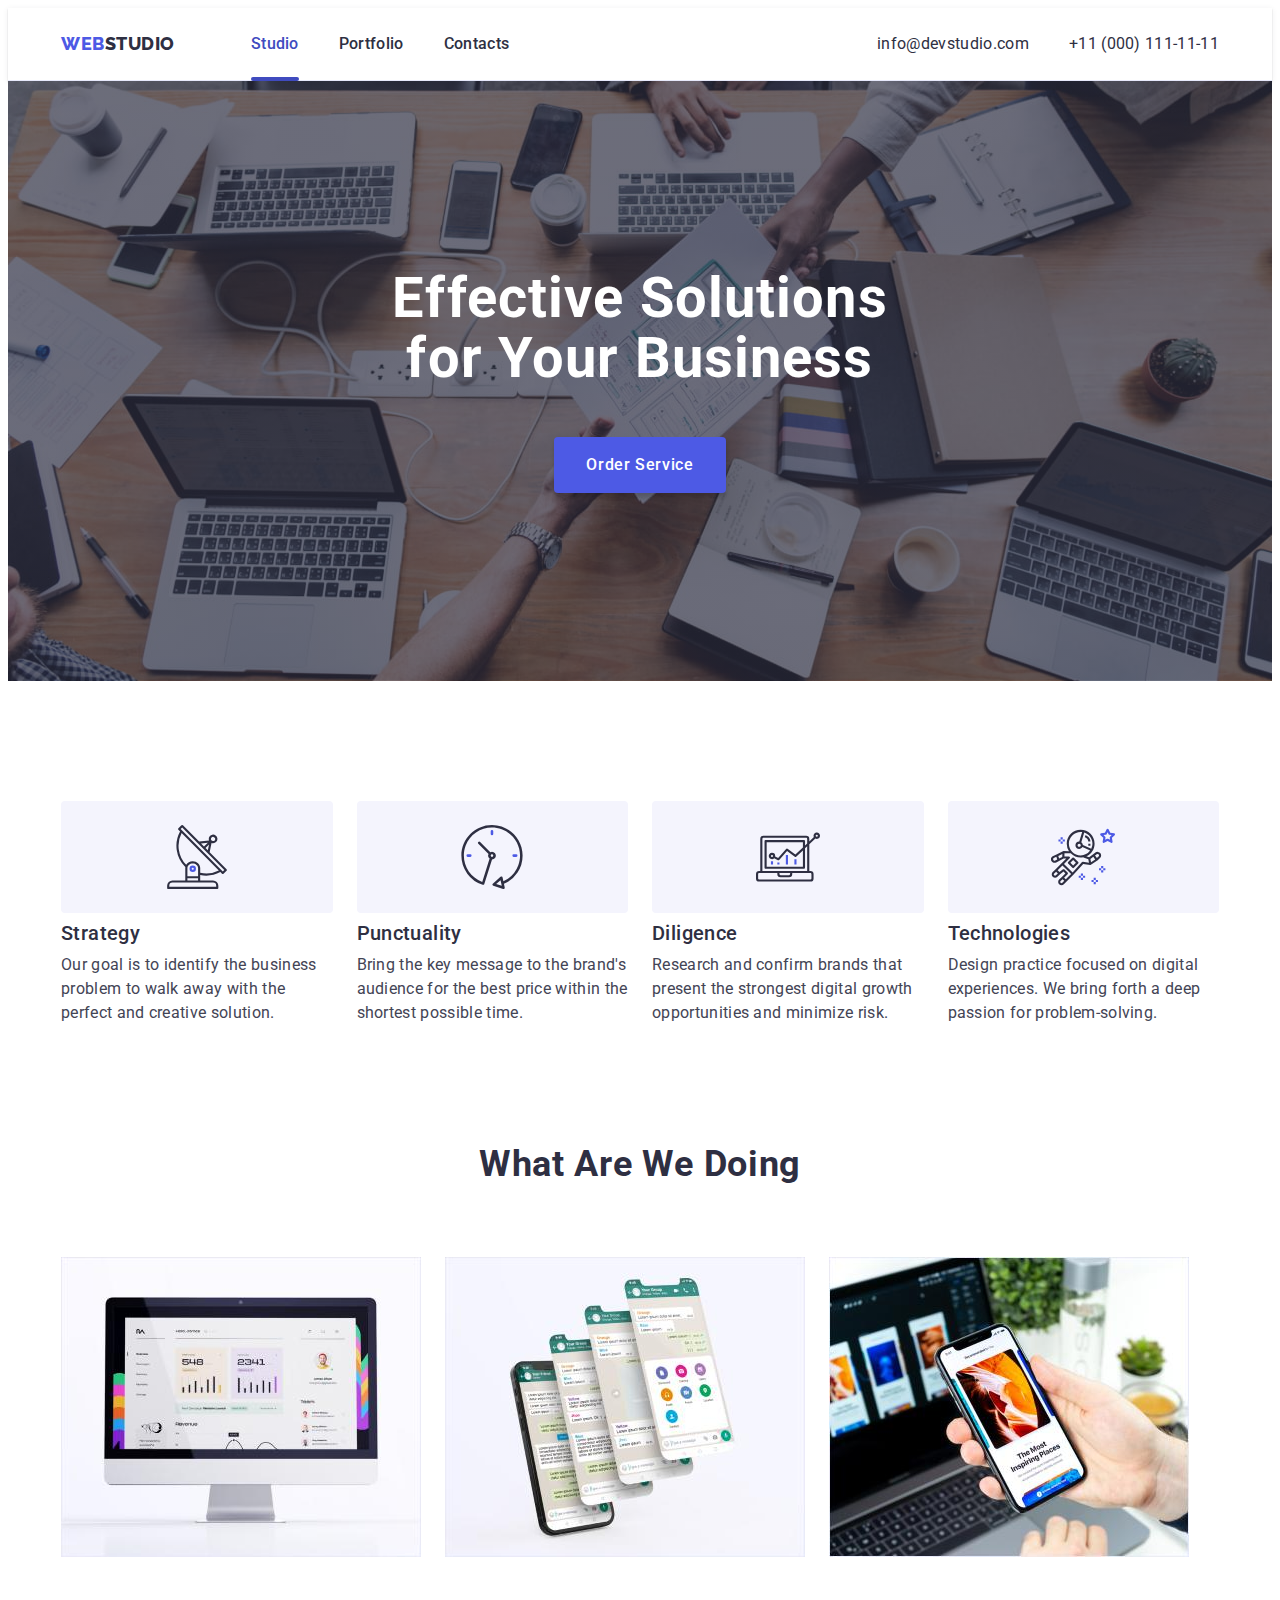
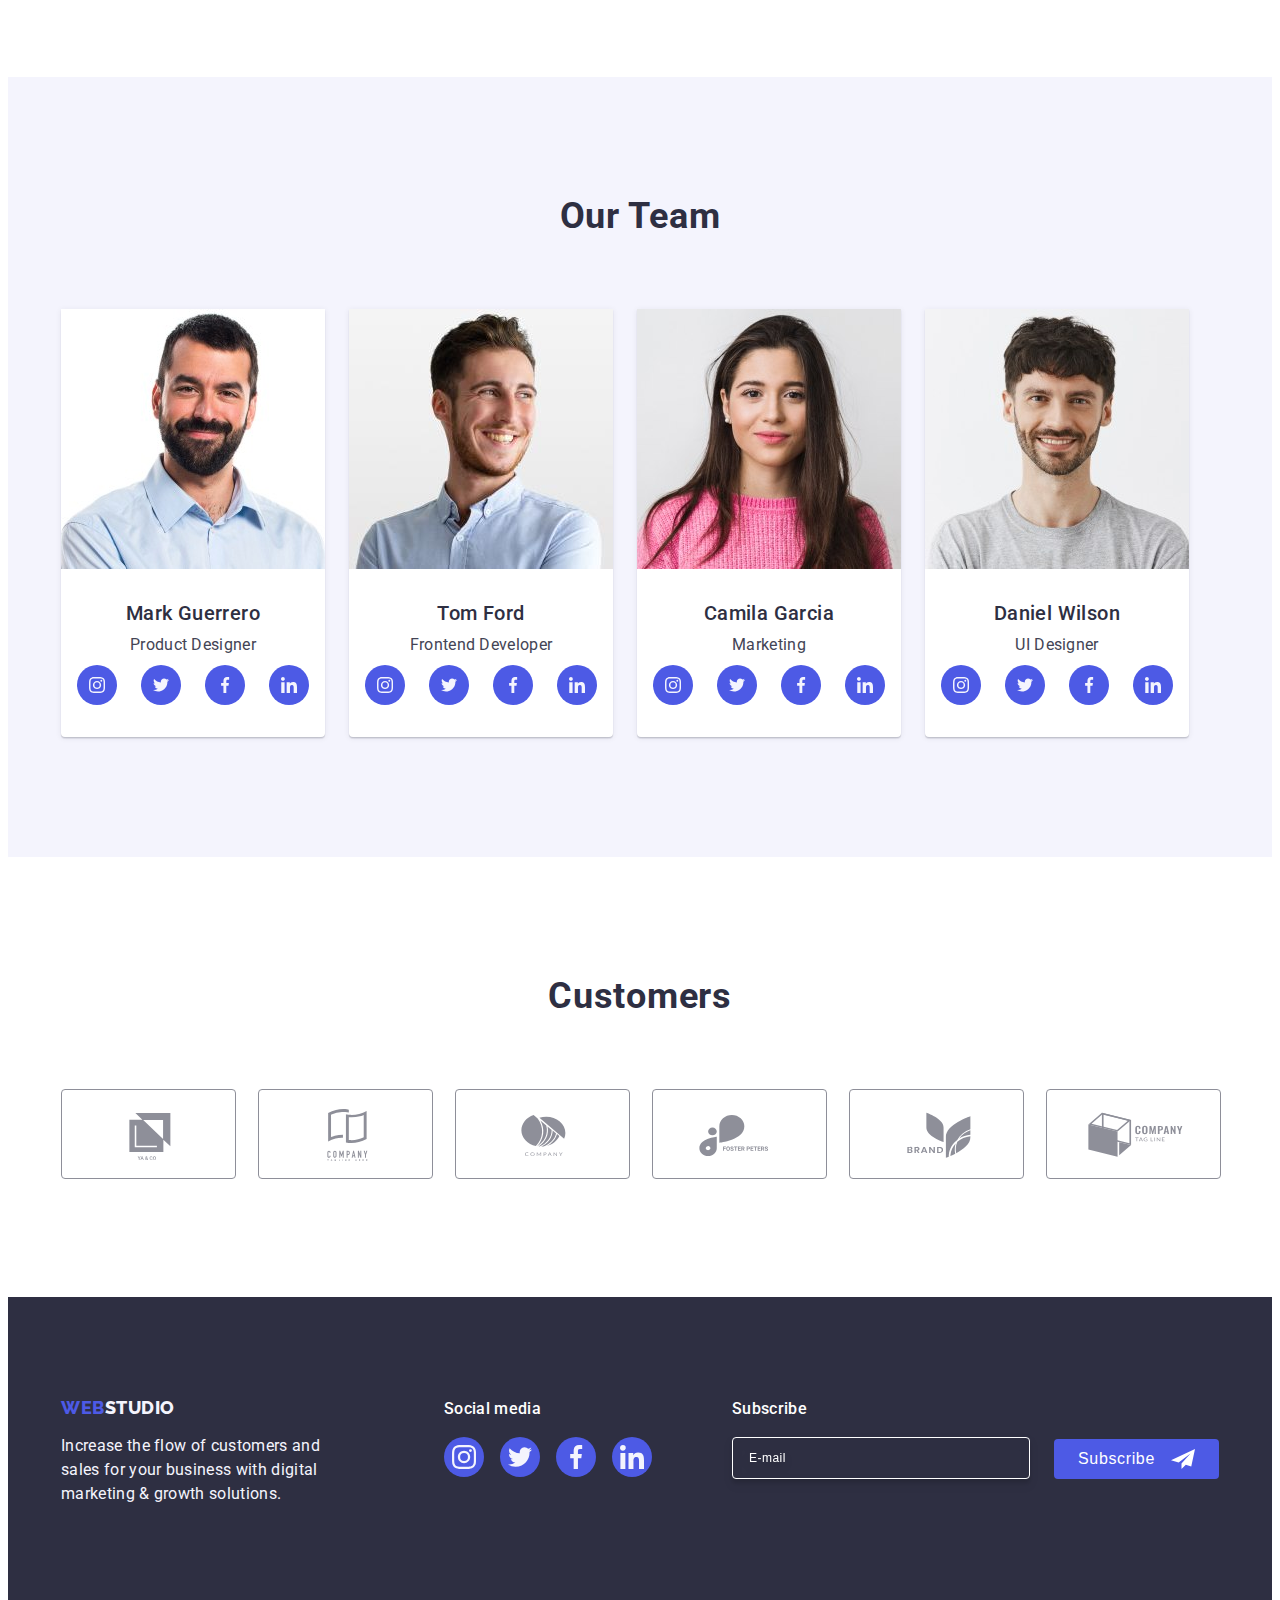
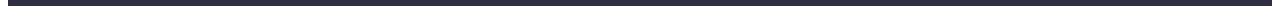
<file: index.html>
<!DOCTYPE html>
<html lang="en">
  <head>
    <meta charset="UTF-8" />
    <meta name="viewport" content="width=device-width, initial-scale=1.0" />
    <title>WebStudio</title>
    <link
      rel="stylesheet"
      href="https://cdnjs.cloudflare.com/ajax/libs/modern-normalize/2.0.0/modern-normalize.min.css"
      integrity="sha512-4xo8blKMVCiXpTaLzQSLSw3KFOVPWhm/TRtuPVc4WG6kUgjH6J03IBuG7JZPkcWMxJ5huwaBpOpnwYElP/m6wg=="
      crossorigin="anonymous"
      referrerpolicy="no-referrer"
    />
    <link rel="stylesheet" href="./css/style.css" />
    <link rel="preconnect" href="https://fonts.googleapis.com" />
    <link rel="preconnect" href="https://fonts.gstatic.com" crossorigin />
    <link
      href="https://fonts.googleapis.com/css2?family=Raleway:wght@800&family=Roboto:wght@400;500;700&display=swap"
      rel="stylesheet"
    />
    <link rel="stylesheet" href="./portfolio.html" />
  </head>
  <body>
    <header class="header">
      <div class="container header-container">
        <nav class="header-navigation list">
          <a class="logo link" href="./index.html"
            >Web<span class="logo-accent">Studio</span></a
          >
          <ul class="header-menu list">
            <li class="header-list-item">
              <a class="header-link link underline" href="./index.html"
                >Studio</a
              >
            </li>
            <li class="header-list-item">
              <a class="header-link link" href="./portfolio.html">Portfolio</a>
            </li>
            <li class="header-list-item">
              <a class="header-link link" href="">Contacts</a>
            </li>
          </ul>
        </nav>
        <address class="header-address">
          <ul class="header-social list">
            <li class="address-list-item">
              <a class="header-link link" href="mailto:info@devstudio.com"
                >info@devstudio.com</a
              >
            </li>
            <li class="address-list-item">
              <a class="header-link link" href="tel:+110001111111"
                >+11 (000) 111-11-11</a
              >
            </li>
          </ul>
        </address>
      </div>
    </header>
    <main>
      <section class="section-hero">
        <div class="container hero-container">
          <h1 class="hero-title">Effective Solutions for Your Business</h1>
          <button class="hero-button" data-modal-open type="button">
            <span>Order Service</span>
          </button>
        </div>
      </section>
      <section class="section-advantages">
        <div class="container advantages-container">
          <h2 class="visually-hidden">Advantages</h2>
          <ul class="advantages-menu list">
            <li class="advantages-list-item">
              <div class="advantages-block">
                <svg class="advantages-icon" width="64" height="64">
                  <use href="./images/icons.svg#icon-antenna"></use>
                </svg>
              </div>
              <h3 class="advantages-title">Strategy</h3>
              <p class="advantages-text">
                Our goal is to identify the business problem to walk away with
                the perfect and creative solution.
              </p>
            </li>
            <li class="advantages-list-item">
              <div class="advantages-block">
                <svg class="advantages-icon" width="64" height="64">
                  <use href="./images/icons.svg#icon-clock"></use>
                </svg>
              </div>
              <h3 class="advantages-title">Punctuality</h3>
              <p class="advantages-text">
                Bring the key message to the brand's audience for the best price
                within the shortest possible time.
              </p>
            </li>
            <li class="advantages-list-item">
              <div class="advantages-block">
                <svg class="advantages-icon" width="64" height="64">
                  <use href="./images/icons.svg#icon-diagram"></use>
                </svg>
              </div>
              <h3 class="advantages-title">Diligence</h3>
              <p class="advantages-text">
                Research and confirm brands that present the strongest digital
                growth opportunities and minimize risk.
              </p>
            </li>
            <li class="advantages-list-item">
              <div class="advantages-block">
                <svg class="advantages-icon" width="64" height="64">
                  <use href="./images/icons.svg#icon-astronaut"></use>
                </svg>
              </div>
              <h3 class="advantages-title">Technologies</h3>
              <p class="advantages-text">
                Design practice focused on digital experiences. We bring forth a
                deep passion for problem-solving.
              </p>
            </li>
          </ul>
        </div>
      </section>
      <section class="section-activity">
        <div class="container activity-container">
          <h2 class="activity-title">What Are We doing</h2>
          <ul class="activity-list list">
            <li class="activity-list-item">
              <img
                src="./images/computer.jpg"
                alt="Computer"
                width="360"
                height="300"
              />
            </li>
            <li class="activity-list-item">
              <img
                src="./images/messenger.jpg"
                alt="Messenger"
                width="360"
                height="300"
              />
            </li>
            <li class="activity-list-item">
              <img
                src="./images/phone.jpg"
                alt="Iphone"
                width="360"
                height="300"
              />
            </li>
          </ul>
        </div>
      </section>
      <section class="section-team">
        <div class="container team-container">
          <h2 class="team-title">Our Team</h2>
          <ul class="team-list list">
            <li class="team-list-item">
              <img
                src="./images/mark.jpg"
                alt="Mark Guerrero"
                width="264"
                height="260"
              />
              <div class="team-text-box">
                <h3 class="team-list-title">Mark Guerrero</h3>
                <p class="team-list-text">Product Designer</p>
                <ul class="social-list list">
                  <li class="social-item">
                    <a href="" class="social-link">
                      <svg class="social-icon" width="16" height="16">
                        <use href="./images/icons.svg#icon-instagram"></use>
                      </svg>
                    </a>
                  </li>
                  <li class="social-item">
                    <a href="" class="social-link">
                      <svg class="social-icon" width="16" height="16">
                        <use href="./images/icons.svg#icon-twitter"></use>
                      </svg>
                    </a>
                  </li>
                  <li class="social-item">
                    <a href="" class="social-link">
                      <svg class="social-icon" width="16" height="16">
                        <use href="./images/icons.svg#icon-facebook"></use>
                      </svg>
                    </a>
                  </li>
                  <li class="social-item">
                    <a href="" class="social-link">
                      <svg class="social-icon" width="16" height="16">
                        <use href="./images/icons.svg#icon-linkedin"></use>
                      </svg>
                    </a>
                  </li>
                </ul>
              </div>
            </li>
            <li class="team-list-item">
              <img
                src="./images/tom.jpg"
                alt="Tom Ford"
                width="264"
                height="260"
              />
              <div class="team-text-box">
                <h3 class="team-list-title">Tom Ford</h3>
                <p class="team-list-text">Frontend Developer</p>
                <ul class="social-list list">
                  <li class="social-item">
                    <a href="" class="social-link">
                      <svg class="social-icon" width="16" height="16">
                        <use href="./images/icons.svg#icon-instagram"></use>
                      </svg>
                    </a>
                  </li>
                  <li class="social-item">
                    <a href="" class="social-link">
                      <svg class="social-icon" width="16" height="16">
                        <use href="./images/icons.svg#icon-twitter"></use>
                      </svg>
                    </a>
                  </li>
                  <li class="social-item">
                    <a href="" class="social-link">
                      <svg class="social-icon" width="16" height="16">
                        <use href="./images/icons.svg#icon-facebook"></use>
                      </svg>
                    </a>
                  </li>
                  <li>
                    <a href="" class="social-link">
                      <svg class="social-icon" width="16" height="16">
                        <use href="./images/icons.svg#icon-linkedin"></use>
                      </svg>
                    </a>
                  </li>
                </ul>
              </div>
            </li>
            <li class="team-list-item">
              <img
                src="./images/camila.jpg"
                alt="Camila Garcia"
                width="264"
                height="260"
              />
              <div class="team-text-box">
                <h3 class="team-list-title">Camila Garcia</h3>
                <p class="team-list-text">Marketing</p>
                <ul class="social-list list">
                  <li class="social-item">
                    <a href="" class="social-link">
                      <svg class="social-icon" width="16" height="16">
                        <use href="./images/icons.svg#icon-instagram"></use>
                      </svg>
                    </a>
                  </li>
                  <li class="social-item">
                    <a href="" class="social-link">
                      <svg class="social-icon" width="16" height="16">
                        <use href="./images/icons.svg#icon-twitter"></use>
                      </svg>
                    </a>
                  </li>
                  <li class="social-item">
                    <a href="" class="social-link">
                      <svg class="social-icon" width="16" height="16">
                        <use href="./images/icons.svg#icon-facebook"></use>
                      </svg>
                    </a>
                  </li>
                  <li class="social-item">
                    <a href="" class="social-link">
                      <svg class="social-icon" width="16" height="16">
                        <use href="./images/icons.svg#icon-linkedin"></use>
                      </svg>
                    </a>
                  </li>
                </ul>
              </div>
            </li>
            <li class="team-list-item">
              <img
                src="./images/daniel.jpg"
                alt="Daniel Wilson"
                width="264"
                height="260"
              />
              <div class="team-text-box">
                <h3 class="team-list-title">Daniel Wilson</h3>
                <p class="team-list-text">UI Designer</p>
                <ul class="social-list list">
                  <li class="social-item">
                    <a href="" class="social-link">
                      <svg class="social-icon" width="16" height="16">
                        <use href="./images/icons.svg#icon-instagram"></use>
                      </svg>
                    </a>
                  </li>
                  <li class="social-item">
                    <a href="" class="social-link">
                      <svg class="social-icon" width="16" height="16">
                        <use href="./images/icons.svg#icon-twitter"></use>
                      </svg>
                    </a>
                  </li>
                  <li class="social-item">
                    <a href="" class="social-link">
                      <svg class="social-icon" width="16" height="16">
                        <use href="./images/icons.svg#icon-facebook"></use>
                      </svg>
                    </a>
                  </li>
                  <li class="social-item">
                    <a href="" class="social-link">
                      <svg class="social-icon" width="16" height="16">
                        <use href="./images/icons.svg#icon-linkedin"></use>
                      </svg>
                    </a>
                  </li>
                </ul>
              </div>
            </li>
          </ul>
        </div>
      </section>
      <section class="section-customers">
        <div class="container customers-container">
          <h2 class="customers-title">Customers</h2>
          <ul class="customers-list list">
            <li class="customers-list-item">
              <a href="" class="customers-link">
                <svg class="customers-logo" width="104" height="56">
                  <use href="./images/icons.svg#icon-fifth-logo"></use>
                </svg>
              </a>
            </li>
            <li class="customers-list-item">
              <a href="" class="customers-link">
                <svg class="customers-logo" width="104" height="56">
                  <use href="./images/icons.svg#icon-first-logo"></use>
                </svg>
              </a>
            </li>
            <li class="customers-list-item">
              <a href="" class="customers-link">
                <svg class="customers-logo" width="104" height="56">
                  <use href="./images/icons.svg#icon-second-logo"></use>
                </svg>
              </a>
            </li>
            <li class="customers-list-item">
              <a href="" class="customers-link">
                <svg class="customers-logo" width="104" height="56">
                  <use href="./images/icons.svg#icon-sixth-logo"></use>
                </svg>
              </a>
            </li>
            <li class="customers-list-item">
              <a href="" class="customers-link">
                <svg class="customers-logo" width="104" height="56">
                  <use href="./images/icons.svg#icon-third-logo"></use>
                </svg>
              </a>
            </li>
            <li class="customers-list-item">
              <a href="" class="customers-link">
                <svg class="customers-logo" width="104" height="56">
                  <use href="./images/icons.svg#icon-fourth-logo"></use>
                </svg>
              </a>
            </li>
          </ul>
        </div>
      </section>
    </main>
    <footer class="footer">
      <div class="container footer-container">
        <div class="footer-text-box">
          <a class="logo footer-logo link" href="./index.html"
            >Web<span class="logo-accent">Studio</span></a
          >
          <p class="footer-text">
            Increase the flow of customers and sales for your business with
            digital marketing & growth solutions.
          </p>
        </div>
        <div class="footer-social-box">
          <p class="social-box-text">Social media</p>
          <ul class="social-list footer-social-list list">
            <li class="social-item">
              <a href="" class="social-link footer-social-link">
                <svg class="social-icon" width="24" height="24">
                  <use href="./images/icons.svg#icon-instagram"></use>
                </svg>
              </a>
            </li>
            <li class="social-item">
              <a href="" class="social-link footer-social-link">
                <svg class="social-icon" width="24" height="24">
                  <use href="./images/icons.svg#icon-twitter"></use>
                </svg>
              </a>
            </li>
            <li class="social-item">
              <a href="" class="social-link footer-social-link">
                <svg class="social-icon" width="24" height="24">
                  <use href="./images/icons.svg#icon-facebook"></use>
                </svg>
              </a>
            </li>
            <li class="social-item">
              <a href="" class="social-link footer-social-link">
                <svg class="social-icon" width="24" height="24">
                  <use href="./images/icons.svg#icon-linkedin"></use>
                </svg>
              </a>
            </li>
          </ul>
        </div>
        <div class="footer-form-container">
          <p class="footer-form-title">Subscribe</p>
          <form class="footer-form">
            <label for="footer-email" class="footer-form-text">
              <input
                type="email"
                class="footer-input"
                name="footer-email"
                id="footer-email"
                placeholder="E-mail"
              />
            </label>
            <button type="submit" class="footer-form-btn">
              Subscribe
              <svg class="footer-form-icon" width="24" height="24">
                <use href="./images/icons.svg#icon-telegram"></use>
              </svg>
            </button>
          </form>
        </div>
      </div>
    </footer>
    <div class="backdrop is-hidden" data-modal>
      <div class="modal">
        <button type="button" data-modal-close class="modal-close-btn">
          <svg class="modal-icon" width="8" height="8">
            <use href="./images/icons.svg#icon-close"></use>
          </svg>
        </button>
        <p class="modal-title">Leave your contacts and we will call you back</p>
        <form class="modal-form">
          <div class="modal-field">
            <label class="modal-form-text" for="user-name">Name</label>
            <div class="input-wrap">
              <input
                name="user-name"
                class="modal-input"
                type="text"
                id="user-name"
                autofocus
              />
              <svg class="modal-input-icon" width="18" height="18">
                <use href="./images/icons.svg#icon-user"></use>
              </svg>
            </div>
          </div>
          <div class="modal-field">
            <label class="modal-form-text" for="user-phone">Phone</label>
            <div class="input-wrap">
              <input
                name="user-phone"
                class="modal-input"
                type="tel"
                id="user-phone"
              />
              <svg class="modal-input-icon" width="18" height="24">
                <use href="./images/icons.svg#icon-phone"></use>
              </svg>
            </div>
          </div>
          <div class="modal-field">
            <label class="modal-form-text" for="user-email">Email</label>
            <div class="input-wrap">
              <input
                name="user-email"
                class="modal-input"
                type="email"
                id="user-email"
              />
              <svg class="modal-input-icon" width="18" height="24">
                <use href="./images/icons.svg#icon-email"></use>
              </svg>
            </div>
          </div>
          <div class="modal-field textarea-field">
            <label class="modal-form-text" for="user-comment">Comment</label>
            <textarea
              name="user-comment"
              id="user-comment"
              placeholder="Text input"
              class="modal-textarea"
            ></textarea>
          </div>
          <div class="modal-field check-field">
            <input
              type="checkbox"
              name="user-privacy"
              class="modal-checkbox visually-hidden"
              id="user-privacy"
              value="true"
            />
            <label for="user-privacy" class="check-text">
              <span class="modal-checkbox-accent">
                <svg class="checkbox-icon" width="10" height="8">
                  <use href="./images/icons.svg#icon-checkbox"></use>
                </svg>
              </span>
              I accept the terms and conditions of the
              <a class="check-text-accent" href="">Privacy Policy</a>
            </label>
          </div>
          <button class="modal-form-btn" type="submit">Send</button>
        </form>
      </div>
    </div>
    <script src="./js/modal.js"></script>
  </body>
</html>
</file>
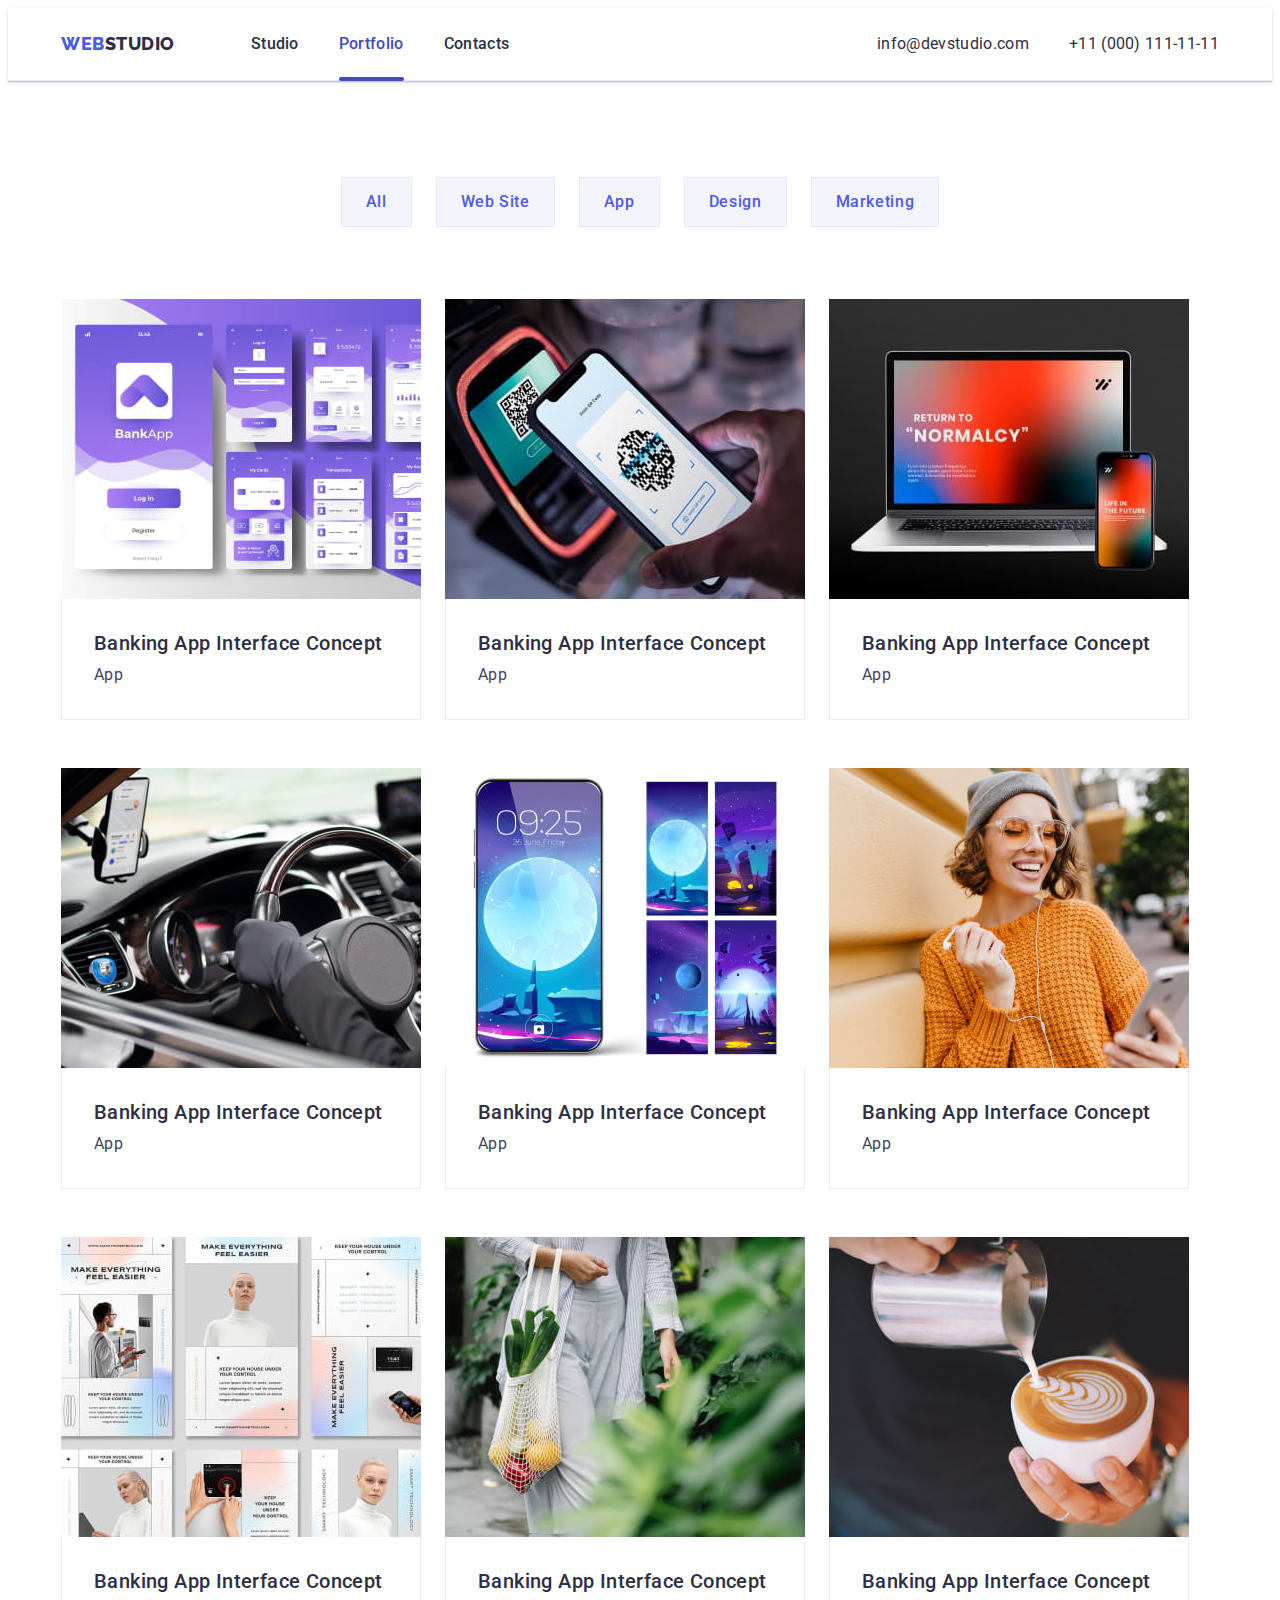
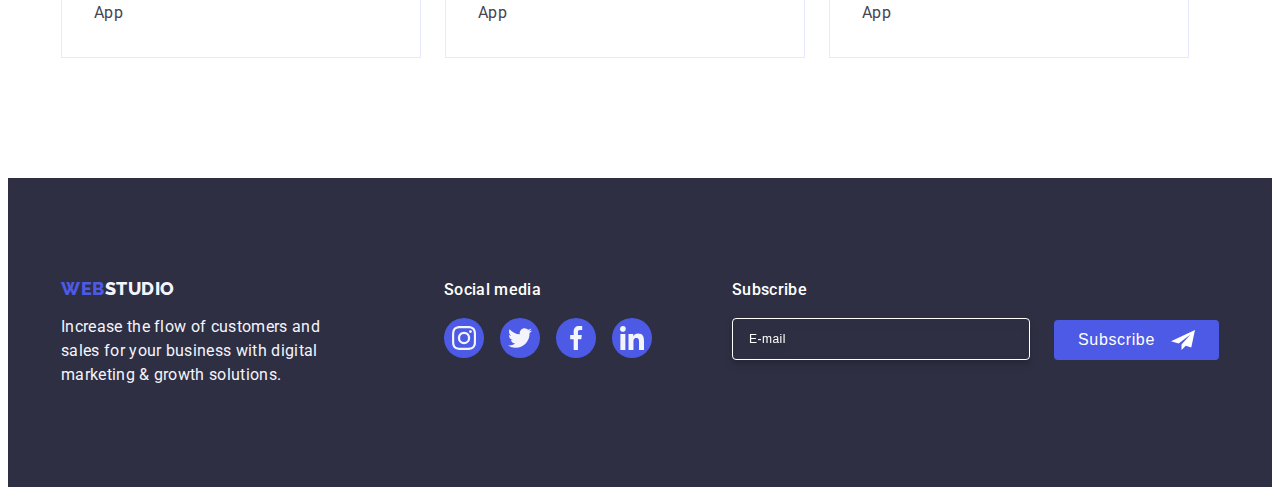
<file: portfolio.html>
<!DOCTYPE html>
<html lang="en">
  <head>
    <meta charset="UTF-8" />
    <meta name="viewport" content="width=device-width, initial-scale=1.0" />
    <title>Portfolio</title>
    <link
      rel="stylesheet"
      href="https://cdnjs.cloudflare.com/ajax/libs/modern-normalize/2.0.0/modern-normalize.min.css"
      integrity="sha512-4xo8blKMVCiXpTaLzQSLSw3KFOVPWhm/TRtuPVc4WG6kUgjH6J03IBuG7JZPkcWMxJ5huwaBpOpnwYElP/m6wg=="
      crossorigin="anonymous"
      referrerpolicy="no-referrer"
    />
    <link rel="stylesheet" href="./css/style.css" />
    <link rel="preconnect" href="https://fonts.googleapis.com" />
    <link rel="preconnect" href="https://fonts.gstatic.com" crossorigin />
    <link
      href="https://fonts.googleapis.com/css2?family=Raleway:wght@800&family=Roboto:wght@400;500;700&display=swap"
      rel="stylesheet"
    />
    <link rel="stylesheet" href="./index.html" />
  </head>
  <body>
    <header class="header">
      <div class="container header-container">
        <nav class="header-navigation list">
          <a class="logo link" href="./index.html"
            >Web<span class="logo-accent">Studio</span></a
          >
          <ul class="header-menu list">
            <li class="header-list-item">
              <a class="header-link link" href="./index.html">Studio</a>
            </li>
            <li class="header-list-item">
              <a class="header-link link underline" href="./portfolio.html"
                >Portfolio</a
              >
            </li>
            <li class="header-list-item">
              <a class="header-link link" href="">Contacts</a>
            </li>
          </ul>
        </nav>
        <address class="header-address">
          <ul class="header-social list">
            <li class="address-list-item">
              <a class="header-link link" href="mailto:info@devstudio.com"
                >info@devstudio.com</a
              >
            </li>
            <li class="address-list-item">
              <a class="header-link link" href="tel:+110001111111"
                >+11 (000) 111-11-11</a
              >
            </li>
          </ul>
        </address>
      </div>
    </header>
    <main>
      <section class="section-portfolio">
        <div class="container cards-container">
          <h1 class="visually-hidden">Cards</h1>
          <ul class="filters-list list">
            <li class="filters-list-item">
              <button class="filter-button" type="button">All</button>
            </li>
            <li class="filters-list-item">
              <button class="filter-button" type="button">Web Site</button>
            </li>
            <li class="filters-list-item">
              <button class="filter-button" type="button">App</button>
            </li>
            <li class="filters-list-item">
              <button class="filter-button" type="button">Design</button>
            </li>
            <li class="filters-list-item">
              <button class="filter-button" type="button">Marketing</button>
            </li>
          </ul>
          <ul class="cards-list list">
            <li class="cards-list-item">
              <a class="link card-link" href="">
                <div class="box">
                  <img
                    src="./images/bank-app.jpg"
                    alt="Banking App Interface"
                    width="360"
                    height="300"
                  />
                  <p class="overlay">
                    14 Stylish and User-Friendly App Design Concepts · Task
                    Manager App · Calorie Tracker App · Exotic Fruit Ecommerce
                    App · Cloud Storage App
                  </p>
                </div>
                <div class="cards-text-box">
                  <h2 class="card-title">Banking App Interface Concept</h2>
                  <p class="card-text">App</p>
                </div>
              </a>
            </li>
            <li class="cards-list-item">
              <a class="link card-link" href="">
                <div class="box">
                  <img
                    src="./images/qr-kod.jpg"
                    alt="Banking App Interface"
                    width="360"
                    height="300"
                  />
                  <p class="overlay">
                    14 Stylish and User-Friendly App Design Concepts · Task
                    Manager App · Calorie Tracker App · Exotic Fruit Ecommerce
                    App · Cloud Storage App
                  </p>
                </div>
                <div class="cards-text-box">
                  <h2 class="card-title">Banking App Interface Concept</h2>
                  <p class="card-text">App</p>
                </div>
              </a>
            </li>
            <li class="cards-list-item">
              <a class="link card-link" href="">
                <div class="box">
                  <img
                    src="./images/normalcy.jpg"
                    alt="Banking App Interface"
                    width="360"
                    height="300"
                  />
                  <p class="overlay">
                    14 Stylish and User-Friendly App Design Concepts · Task
                    Manager App · Calorie Tracker App · Exotic Fruit Ecommerce
                    App · Cloud Storage App
                  </p>
                </div>
                <div class="cards-text-box">
                  <h2 class="card-title">Banking App Interface Concept</h2>
                  <p class="card-text">App</p>
                </div>
              </a>
            </li>
            <li class="cards-list-item">
              <a class="link card-link" href="">
                <div class="box">
                  <img
                    src="./images/car-driving.jpg"
                    alt="Banking App Interface"
                    width="360"
                    height="300"
                  />
                  <p class="overlay">
                    14 Stylish and User-Friendly App Design Concepts · Task
                    Manager App · Calorie Tracker App · Exotic Fruit Ecommerce
                    App · Cloud Storage App
                  </p>
                </div>
                <div class="cards-text-box">
                  <h2 class="card-title">Banking App Interface Concept</h2>
                  <p class="card-text">App</p>
                </div>
              </a>
            </li>
            <li class="cards-list-item">
              <a class="link card-link" href="">
                <div class="box">
                  <img
                    src="./images/wallpaper.jpg"
                    alt="Banking App Interface"
                    width="360"
                    height="300"
                  />
                  <p class="overlay">
                    14 Stylish and User-Friendly App Design Concepts · Task
                    Manager App · Calorie Tracker App · Exotic Fruit Ecommerce
                    App · Cloud Storage App
                  </p>
                </div>
                <div class="cards-text-box">
                  <h2 class="card-title">Banking App Interface Concept</h2>
                  <p class="card-text">App</p>
                </div>
              </a>
            </li>
            <li class="cards-list-item">
              <a class="link card-link" href="">
                <div class="box">
                  <img
                    src="./images/music.jpg"
                    alt="Banking App Interface"
                    width="360"
                    height="300"
                  />
                  <p class="overlay">
                    14 Stylish and User-Friendly App Design Concepts · Task
                    Manager App · Calorie Tracker App · Exotic Fruit Ecommerce
                    App · Cloud Storage App
                  </p>
                </div>
                <div class="cards-text-box">
                  <h2 class="card-title">Banking App Interface Concept</h2>
                  <p class="card-text">App</p>
                </div>
              </a>
            </li>
            <li class="cards-list-item">
              <a class="link card-link" href="">
                <div class="box">
                  <img
                    src="./images/card.jpg"
                    alt="Banking App Interface"
                    width="360"
                    height="300"
                  />
                  <p class="overlay">
                    14 Stylish and User-Friendly App Design Concepts · Task
                    Manager App · Calorie Tracker App · Exotic Fruit Ecommerce
                    App · Cloud Storage App
                  </p>
                </div>
                <div class="cards-text-box">
                  <h2 class="card-title">Banking App Interface Concept</h2>
                  <p class="card-text">App</p>
                </div>
              </a>
            </li>
            <li class="cards-list-item">
              <a class="link card-link" href="">
                <div class="box">
                  <img
                    src="./images/products.jpg"
                    alt="Banking App Interface"
                    width="360"
                    height="300"
                  />
                  <p class="overlay">
                    14 Stylish and User-Friendly App Design Concepts · Task
                    Manager App · Calorie Tracker App · Exotic Fruit Ecommerce
                    App · Cloud Storage App
                  </p>
                </div>
                <div class="cards-text-box">
                  <h2 class="card-title">Banking App Interface Concept</h2>
                  <p class="card-text">App</p>
                </div>
              </a>
            </li>
            <li class="cards-list-item">
              <a class="link card-link" href="">
                <div class="box">
                  <img
                    src="./images/coffee.jpg"
                    alt="Banking App Interface"
                    width="360"
                    height="300"
                  />
                  <p class="overlay">
                    14 Stylish and User-Friendly App Design Concepts · Task
                    Manager App · Calorie Tracker App · Exotic Fruit Ecommerce
                    App · Cloud Storage App
                  </p>
                </div>
                <div class="cards-text-box">
                  <h2 class="card-title">Banking App Interface Concept</h2>
                  <p class="card-text">App</p>
                </div>
              </a>
            </li>
          </ul>
        </div>
      </section>
    </main>
    <footer class="footer">
      <div class="container footer-container">
        <div class="footer-text-box">
          <a class="logo footer-logo link" href="./index.html"
            >Web<span class="logo-accent">Studio</span></a
          >
          <p class="footer-text">
            Increase the flow of customers and sales for your business with
            digital marketing & growth solutions.
          </p>
        </div>
        <div class="footer-social-box">
          <p class="social-box-text">Social media</p>
          <ul class="social-list footer-social-list list">
            <li class="social-item">
              <a href="" class="social-link footer-social-link">
                <svg class="social-icon" width="24" height="24">
                  <use href="./images/icons.svg#icon-instagram"></use>
                </svg>
              </a>
            </li>
            <li class="social-item">
              <a href="" class="social-link footer-social-link">
                <svg class="social-icon" width="24" height="24">
                  <use href="./images/icons.svg#icon-twitter"></use>
                </svg>
              </a>
            </li>
            <li class="social-item">
              <a href="" class="social-link footer-social-link">
                <svg class="social-icon" width="24" height="24">
                  <use href="./images/icons.svg#icon-facebook"></use>
                </svg>
              </a>
            </li>
            <li class="social-item">
              <a href="" class="social-link footer-social-link">
                <svg class="social-icon" width="24" height="24">
                  <use href="./images/icons.svg#icon-linkedin"></use>
                </svg>
              </a>
            </li>
          </ul>
        </div>
        <div class="footer-form-container">
          <p class="footer-form-title">Subscribe</p>
          <form class="footer-form">
            <label for="footer-email" class="footer-form-text">
              <input
                type="email"
                class="footer-input"
                name="footer-email"
                id="footer-email"
                placeholder="E-mail"
              />
            </label>
            <button type="submit" class="footer-form-btn">
              Subscribe
              <svg class="footer-form-icon" width="24" height="24">
                <use href="./images/icons.svg#icon-telegram"></use>
              </svg>
            </button>
          </form>
        </div>
      </div>
    </footer>
  </body>
</html>
</file>
<file: css/style.css>
/*! Are Common !*/

body {
  font-family: var(--primary-font);
  background-color: var(--primary-white-color);
  color: #434455;
}
:root {
  --primary-font: "Roboto", sans-serif;
  --logo-font: "Raleway", sans-serif;
  --primary-color: #2e2f42;
  --primary-white-color: #ffffff;
  --primary-accent-color: #4d5ae5;
  --primary-address-color: #434455;
  --primary-letter-spacing: 0.02em;
  --iris-color: #404bbf;
  --iris-accent-color: #4d5ae5;
  --cloud: #f4f4fd;
  --lightslate: #8e8f99;
}
p,
h1,
h2,
h3,
h4,
h5,
h6 {
  margin-top: 0px;
  margin-bottom: 0px;
}

ul,
ol {
  margin-top: 0px;
  margin-bottom: 0px;
  padding-left: 0px;
}

button {
  outline: none;
}

a:focus {
  outline: 1px solid var(--iris-accent-color);
}

.container {
  width: 100%;
  max-width: 1158px;
  padding-left: 15px;
  padding-right: 15px;
  margin: 0 auto;
}

img {
  display: block;
}

.visually-hidden {
  position: absolute;
  width: 1px;
  height: 1px;
  margin: -1px;
  border: 0;
  padding: 0;
  white-space: nowrap;
  clip-path: inset(100%);
  clip: rect(0 0 0 0);
  overflow: hidden;
}

.link {
  text-decoration: none;
  color: inherit;
}
.list {
  list-style-type: none;
}

/** Header **/

.header-link {
  padding: 24px 0;
  transition: color 350ms linear;
  position: relative;
  color: var(--primary-color);
  transition: color 250ms cubic-bezier(0.4, 0, 0.2, 1);
  display: inline-block;
}

.underline {
  color: var(--iris-color);
}

.underline::after {
  content: "";
  position: absolute;
  left: 0;
  bottom: -1px;
  width: 100%;
  height: 4px;
  background-color: var(--iris-color);
  transition: visibility 1s, transform 0.3s linear;
  border-radius: 2px;
}

.header {
  border-bottom: 1px solid #e7e9fc;
  box-shadow: 0px 2px 1px rgba(46, 47, 66, 0.08),
    0px 1px 1px rgba(46, 47, 66, 0.16), 0px 1px 6px rgba(46, 47, 66, 0.08);
}

.header-menu {
  align-items: center;
  display: flex;
  gap: 40px;
}

.header-navigation {
  display: flex;
  align-items: center;
}

.header-container {
  display: flex;
  align-items: center;
}

.header-social {
  display: flex;
  gap: 40px;
}

.header-address {
  margin-left: auto;
  font-style: normal;
}

.logo {
  color: var(--iris-accent-color);
  font-size: 18px;
  font-family: var(--logo-font);
  font-weight: 800;
  line-height: 1.17;
  letter-spacing: 0.03em;
  text-transform: uppercase;
  align-items: center;
  margin-right: 76px;
}
.logo-accent {
  color: var(--primary-color);
}
.header-list-item {
  font-size: 16px;
  font-weight: 500;
  line-height: 1.5;
  letter-spacing: var(--primary-letter-spacing);
  color: var(--primary-color);
  transition: color 250ms linear;
}
.address-list-item {
  color: var(--primary-address-color);
  font-size: 16px;
  font-style: normal;
  line-height: 1.5;
  letter-spacing: var(--primary-letter-spacing);
}
.header-list-item > a:hover,
.header-list-item > a:focus,
.header-list-item > a:active {
  color: var(--iris-color);
}

.address-list-item > a:hover,
.address-list-item > a:focus,
.address-list-item > a:active {
  color: var(--iris-color);
}

/** Hero  **/

.section-hero {
  padding: 188px 0;
  background-image: linear-gradient(
      rgba(46, 47, 66, 0.7),
      rgba(46, 47, 66, 0.7)
    ),
    url(../images/hero-background.jpg);
  background-repeat: no-repeat;
  background-position: center center;
  max-width: 1440px;
  margin: 0 auto;
  background-size: cover;
}

.hero-title {
  text-align: center;
  font-size: 56px;
  font-weight: 700;
  line-height: 1.07;
  letter-spacing: var(--primary-letter-spacing);
  color: var(--primary-white-color);
  max-width: 496px;
  margin-left: auto;
  margin-right: auto;
  margin-bottom: 48px;
}
.hero-button {
  background-color: var(--primary-accent-color);
  font-size: 16px;
  font-weight: 500;
  line-height: 1.5;
  letter-spacing: 0.04em;
  color: var(--primary-white-color);
  font-family: "Roboto", sans-serif;
  cursor: pointer;
  margin: 0 auto;
  padding: 16px 32px;
  border-radius: 4px;
  box-shadow: 0px 4px 4px 0px rgba(0, 0, 0, 0.15);
  border: none;
  min-width: 169px;
  height: 56px;
  display: block;
  transition: background-color 250ms cubic-bezier(0.4, 0, 0.2, 1);
}
.hero-button:hover,
.hero-button:focus {
  background-color: var(--iris-color);
}

/** Advantages **/

.section-advantages {
  padding-top: 120px;
  padding-bottom: 120px;
}

.advantages-menu {
  display: flex;
  gap: 24px;
}

.advantages-block {
  border-radius: 4px;
  background: var(--cloud);
  padding: 24px 24px;
  display: flex;
  justify-content: center;
  margin-bottom: 8px;
  align-items: center;
}

.advantages-list-item {
  width: calc((100% - 24px * 2) / 4);
}

.advantages-title {
  font-size: 20px;
  font-weight: 500;
  line-height: 1.2;
  letter-spacing: var(--primary-letter-spacing);
  color: var(--primary-color);
  margin-bottom: 8px;
}
.advantages-text {
  font-size: 16px;
  line-height: 1.5;
  letter-spacing: var(--primary-letter-spacing);
}

/** Activity **/

.section-activity {
  padding-bottom: 120px;
}

.activity-list {
  display: flex;
  gap: 24px;
}

.activity-title {
  text-align: center;
  font-size: 36px;
  font-weight: 700;
  line-height: 1.11;
  letter-spacing: 0.02em;
  text-transform: capitalize;
  color: var(--primary-color);
  margin-bottom: 72px;
}

/** Team **/

.team-text-box {
  padding: 32px 0px;
}

.section-team {
  padding-bottom: 120px;
  padding-top: 120px;
}

.team-list {
  display: flex;
  gap: 24px;
}

.team-title {
  text-align: center;
  font-size: 36px;
  font-weight: 700;
  line-height: 1.11;
  letter-spacing: 0.02em;
  text-transform: capitalize;
  color: #2e2f42;
  margin-bottom: 72px;
}
.section-team {
  background-color: #f4f4fd;
}
.team-list-item {
  background-color: var(--primary-white-color);
  border-radius: 0px 0px 4px 4px;
  box-shadow: 0px 2px 1px 0px rgba(46, 47, 66, 0.08),
    0px 1px 1px 0px rgba(46, 47, 66, 0.16),
    0px 1px 6px 0px rgba(46, 47, 66, 0.08);
  text-align: center;
}
.team-list-title {
  font-size: 20px;
  font-weight: 500;
  line-height: 1.2;
  letter-spacing: var(--primary-letter-spacing);
  color: #2e2f42;
  margin-bottom: 8px;
}

.team-list-text {
  color: var(--primary-address-color);
  font-size: 16px;
  line-height: 1.5;
  letter-spacing: var(--primary-letter-spacing);
  margin-bottom: 8px;
}

/** Social-Icons **/

.social-list {
  display: flex;
  gap: 24px;
  align-items: center;
  justify-content: center;
}

.social-link {
  background-color: var(--iris-accent-color);
  border-radius: 50%;
  width: 40px;
  height: 40px;
  display: flex;
  align-items: center;
  justify-content: center;
  transition: background-color 250ms cubic-bezier(0.4, 0, 0.2, 1);
}

.social-link:hover {
  background-color: var(--iris-color);
}

.social-link:focus {
  background-color: var(--iris-color);
}

.social-icon {
  fill: var(--cloud);
}

/** Company Logo's **/

.section-customers {
  background-color: #fff;
  padding-top: 120px;
  padding-bottom: 120px;
}

.customers-list-item:hover,
.customers-list-item:focus {
  transform: scale(1.1);
  color: var(--iris-color);
}

.customers-list-item {
  transition: transform 200ms linear;
  height: 88px;
  width: 100%;
  outline: none;
}

.customers-logo {
  fill: currentColor;
}

.customers-link {
  width: 100%;
  height: 100%;
  border: 1px solid var(--lightslate);
  border-radius: 4px;
  display: flex;
  justify-content: center;
  align-items: center;
  color: var(--lightslate);
  transition: border-color 250ms cubic-bezier(0.4, 0, 0.2, 1),
    color 250ms cubic-bezier(0.4, 0, 0.2, 1);
}

.customers-link:hover {
  color: var(--iris-color);
  border-color: var(--iris-color);
}

.customers-link:focus {
  border-color: var(--iris-color);
  color: var(--iris-color);
}

.customers-title {
  text-align: center;
  font-size: 36px;
  font-weight: 700;
  line-height: 1.11;
  letter-spacing: 0.02em;
  text-transform: capitalize;
  color: #2e2f42;
  margin-bottom: 72px;
}

.customers-list {
  display: flex;
  gap: 24px;
}

/** Footer **/

.footer-logo {
  margin-right: 0px;
  display: inline-block;
  margin-bottom: 16px;
}

.footer {
  padding-top: 100px;
  padding-bottom: 100px;
}

.footer {
  background-color: var(--primary-color);
}

.footer-text {
  font-size: 16px;
  line-height: 1.5;
  letter-spacing: 0.02em;
  color: #f4f4fd;
  max-width: 264px;
}

.footer .logo .logo-accent {
  color: #f4f4fd;
}

.footer-container {
  display: flex;
  align-items: baseline;
}

.social-box-text {
  margin-bottom: 16px;
  font-size: 16px;
  font-style: normal;
  font-weight: 500;
  line-height: 1.5em;
  letter-spacing: 0.02em;
  color: var(--primary-white-color);
}

.footer-text-box {
  margin-right: 120px;
}

.social-list.footer-social-list {
  gap: 16px;
}

.social-link.footer-social-link:hover,
.social-link.footer-social-link:focus {
  background-color: #31d0aa;
}

/*! Page Portfolio !*/

.header-portfolio {
  box-shadow: 0px 1px 6px 0px rgba(46, 47, 66, 0.08),
    0px 1px 1px 0px rgba(46, 47, 66, 0.16),
    0px 2px 1px 0px rgba(46, 47, 66, 0.08);
}

/** Filters **/

.filter-button:active,
.filter-button:hover,
.filter-button:focus {
  background: var(--iris-color);
  color: var(--primary-white-color);
  border-radius: 4px;
  box-shadow: 0px 2px 2px 0px rgba(0, 0, 0, 0.12),
    0px 2px 1px 0px rgba(0, 0, 0, 0.08), 0px 3px 1px 0px rgba(0, 0, 0, 0.1);
  border: 1px solid transparent;
}
.filter-button {
  font-family: "Roboto", sans-serif;
  outline: none;
  font-size: 16px;
  font-weight: 500;
  line-height: 1.5;
  letter-spacing: 0.04em;
  color: var(--iris-accent-color);
  cursor: pointer;
  padding: 12px 24px;
  background-color: #f4f4fd;
  border: 1px solid #e7e9fc;
  transition: color 250ms cubic-bezier(0.4, 0, 0.2, 1),
    background-color 250ms cubic-bezier(0.4, 0, 0.2, 1),
    border-color 250ms cubic-bezier(0.4, 0, 0.2, 1),
    box-shadow 250ms cubic-bezier(0.4, 0, 0.2, 1);
}

.card-link:hover,
.card-link:focus,
.card-link:active {
  box-shadow: 0px 1px 6px rgba(46, 47, 66, 0.08),
    0px 1px 1px rgba(46, 47, 66, 0.16), 0px 2px 1px rgba(46, 47, 66, 0.08);
}

.filters-list {
  display: flex;
  justify-content: center;
  gap: 24px;
  margin-bottom: 72px;
}

/** Cards **/

.card-link {
  transition: box-shadow 250ms cubic-bezier(0.4, 0, 0.2, 1);
}

.card-link:hover .card-text {
  transform: translateY(0%);
}

.cards-container {
  flex-direction: column;
  display: flex;
  align-items: center;
}

.section-portfolio {
  padding-top: 96px;
  padding-bottom: 120px;
}

.card-title {
  font-size: 20px;
  font-weight: 500;
  line-height: 1.2;
  letter-spacing: var(--primary-letter-spacing);
  color: #2e2f42;
  padding-left: 16px;
  margin-bottom: 8px;
}

.cards-text-box {
  padding: 32px 16px;
  border: 1px solid #e7e9fc;
  border-top: none;
}

.card-text {
  font-size: 16px;
  line-height: 1.5;
  letter-spacing: var(--primary-letter-spacing);
  padding-left: 16px;
}

.cards-list {
  display: flex;
  flex-wrap: wrap;
  column-gap: 24px;
  row-gap: 48px;
}

.cards-list-item {
  display: flex;
  align-items: flex-start;
}
.box {
  position: relative;
  margin: 0 auto;
  background-color: #bdbdbd;
  overflow: hidden;
}

.overlay {
  position: absolute;
  top: 0;
  left: 0;
  width: 100%;
  height: 100%;
  background-color: var(--iris-accent-color);
  padding: 40px 32px;
  padding-top: 40px;
  transform: translateY(100%);
  transition: transform 250ms cubic-bezier(0.4, 0, 0.2, 1);
  line-height: 1.5;
  letter-spacing: 0.02em;
  color: var(--cloud);
}

.cards-list-item:hover .overlay {
  transform: translateY(0);
}

.card-link:focus .overlay {
  transform: translateY(0);
  border: none;
}

.card-list-item:focus {
  border: none;
}

.cards-list-item:active .overlay {
  transform: translateY(0);
}

.cards-list-item {
  transition: box-shadow 300ms linear;
}
/*! Modal !*/

.backdrop.is-hidden .modal {
  transform: scale(0);
}

.backdrop {
  width: 100%;
  height: 100%;
  position: fixed;
  top: 0;
  background-color: rgba(46, 47, 66, 0.4);
  transition: opacity 250ms cubic-bezier(0.4, 0, 0.2, 1),
    visibility 250ms cubic-bezier(0.4, 0, 0.2, 1);
}

.modal-icon {
  transition: fill 250ms cubic-bezier(0.4, 0, 0.2, 1);
}

.modal {
  width: 408px;
  min-height: 584px;
  background-color: #fcfcfc;
  box-shadow: 0px 2px 1px 0px rgba(0, 0, 0, 0.2),
    0px 1px 3px 0px rgba(0, 0, 0, 0.12), 0px 1px 1px 0px rgba(0, 0, 0, 0.14);
  border-radius: 4px;
  top: 50%;
  left: 50%;
  position: absolute;
  transform: translate(-50%, -50%) scale(1);
  transition: transform 250ms cubic-bezier(0.4, 0, 0.2, 1);
  padding: 72px 24px 24px 24px;
}

.modal-close-btn {
  border: 1px solid rgba(0, 0, 0, 0.1);
  background-color: #e7e9fc;
  border-radius: 50%;
  width: 24px;
  height: 24px;
  position: absolute;
  top: 24px;
  right: 24px;
  cursor: pointer;
  display: flex;
  justify-content: center;
  align-items: center;
  padding: 0;
  transition: background-color 250ms cubic-bezier(0.4, 0, 0.2, 1),
    border 250ms cubic-bezier(0.4, 0, 0.2, 1);
  outline: none;
}

.is-hidden {
  opacity: 0;
  visibility: hidden;
  pointer-events: none;
}

.modal-close-btn:hover,
.modal-close-btn:focus {
  background-color: var(--iris-color);
  border: none;
  fill: #ffffff;
}

.modal-title {
  color: var(--primary-color);
  text-align: center;
  font-size: 16px;
  font-style: normal;
  font-weight: 500;
  line-height: 1.5;
  letter-spacing: var(--primary-letter-spacing);
  margin-bottom: 16px;
}

.modal-input {
  border-radius: 4px;
  border: 1px solid var(--navyblue-modal, rgba(46, 47, 66, 0.4));
  width: 100%;
  height: 40px;
  padding-left: 38px;
  background-color: transparent;
  outline: transparent;
  font-size: 12px;
  color: var(--primary-color);
  transition: border-color 250ms cubic-bezier(0.4, 0, 0.2, 1);
}

.modal-input:focus {
  border-color: var(--primary-accent-color);
}

.modal-input:focus + .modal-input-icon {
  fill: var(--iris-accent-color);
}

.modal-form-btn {
  border-radius: 4px;
  background: var(--iris, #4d5ae5);
  box-shadow: 0px 4px 4px 0px rgba(0, 0, 0, 0.15);
  padding: 16px 32px;
  min-width: 169px;
  border: none;
  color: var(--primary-white-color);
  font-size: 16px;
  font-style: normal;
  font-weight: 500;
  line-height: 1.5;
  letter-spacing: 0.04em;
  text-align: center;
  cursor: pointer;
  transition: background-color 250ms cubic-bezier(0.4, 0, 0.2, 1);
  margin: 0 auto;
  outline: none;
}

.modal-form-btn:focus,
.modal-form-btn:hover {
  background-color: var(--iris-color);
}

.modal-form-text {
  color: var(--lightslate);
  font-size: 12px;
  font-style: normal;
  font-weight: 400;
  line-height: 1.17;
  letter-spacing: 0.04em;
  margin-bottom: 4px;
  display: block;
}

.modal-field {
  margin-bottom: 8px;
}

.modal-form {
  padding: 16px 0px;
  display: flex;
  flex-direction: column;
}

.modal-textarea {
  border-radius: 4px;
  border: 1px solid var(--navyblue-modal, rgba(46, 47, 66, 0.4));
  width: 100%;
  height: 120px;
  padding: 8px 16px;
  background-color: transparent;
  outline: transparent;
  resize: none;
  font-size: 12px;
  transition: border-color 250ms cubic-bezier(0.4, 0, 0.2, 1);
  line-height: 1.17;
  color: rgba(46, 47, 66, 0.4);
  letter-spacing: 0.04em;
}

.modal-textarea::placeholder {
  font-size: 12px;
  font-style: normal;
  font-weight: 400;
  line-height: 1.16;
  letter-spacing: 0.04em;
  color: rgba(46, 47, 66, 0.4);
}

.modal-textarea:focus {
  border-color: var(--primary-accent-color);
}

.modal-input-icon {
  position: absolute;
  left: 16px;
  top: 50%;
  transform: translateY(-50%);
  transition: fill 250ms cubic-bezier(0.4, 0, 0.2, 1);
}

.input-wrap {
  position: relative;
}

.check-text {
  color: var(--lightslate);
  font-size: 12px;
  font-style: normal;
  font-weight: 400;
  line-height: 1.17;
  letter-spacing: 0.04em;
}

.check-text-accent {
  color: var(--iris-accent-color);
  text-decoration: underline;
  transition: color 250ms cubic-bezier(0.4, 0, 0.2, 1);
}

.check-text-accent:hover {
  color: var(--iris-color);
}

.modal-checkbox {
  width: 16px;
  height: 16px;
  border: 1px solid var(--navyblue-modal, rgba(46, 47, 66, 0.4));
  border-radius: 2px;
}

.check-field {
  margin-bottom: 24px;
  display: flex;
  align-items: flex-end;
  gap: 8px;
}

.textarea-field {
  margin-bottom: 16px;
}

.modal-checkbox:focus + .check-text span {
  border: 1px solid var(--iris-accent-color);
}

.modal-checkbox:checked + .check-text span {
  background-color: var(--iris-color);
  border: none;
  fill: #f4f4fd;
}

.modal-checkbox:checked + .check-text span svg {
  fill: #f4f4fd;
}

.checkbox-icon {
  fill: transparent;
}

.modal-checkbox:checked .modal-checkbox-accent {
  background-color: var(--iris-color);
  fill: #f4f4fd;
}

.modal-checkbox-accent:focus {
  border: 1px solid var(--iris-accent-color);
}

.modal-checkbox-accent {
  width: 16px;
  height: 16px;
  border: 1px solid rgba(46, 47, 66, 0.4);
  border-radius: 2px;
  transition: background-color 250ms cubic-bezier(0.4, 0, 0.2, 1),
    border 250ms cubic-bezier(0.4, 0, 0.2, 1),
    fill 250ms cubic-bezier(0.4, 0, 0.2, 1);
  display: inline-flex;
  align-items: center;
  justify-content: center;
  fill: transparent;
  background-color: transparent;
  margin-right: 8px;
}

.footer-input {
  width: 264px;
  height: 40px;
  background-color: transparent;
  outline: transparent;
  border-radius: 4px;
  border: 1px solid var(--primary-white-color);
  box-shadow: 0px 4px 4px 0px rgba(0, 0, 0, 0.15);
  color: var(--white, #fff);
  font-size: 12px;
  font-style: normal;
  font-weight: 400;
  line-height: 1.5;
  letter-spacing: 0.04em;
  padding: 0 16px;
  filter: drop-shadow(0px 4px 4px rgba(0, 0, 0, 0.15));
}

.footer-input::placeholder {
  color: var(--white, #fff);
}

.footer-form-title {
  color: var(--primary-white-color);
  font-size: 16px;
  font-style: normal;
  font-weight: 500;
  line-height: 1.5;
  margin-bottom: 16px;
  letter-spacing: var(--primary-letter-spacing);
}

.footer-form-btn {
  display: inline-flex;
  padding: 8px 24px;
  justify-content: center;
  align-items: center;
  min-width: 165px;
  height: 40px;
  border-radius: 4px;
  background: var(--iris-accent-color);
  color: var(--primary-white-color);
  font-size: 16px;
  font-style: normal;
  font-weight: 500;
  line-height: 1.5;
  letter-spacing: 0.04em;
  border: none;
  cursor: pointer;
  transition: background-color 250ms cubic-bezier(0.4, 0, 0.2, 1);
}

.footer-form-btn:hover,
.footer-form-btn:focus {
  background-color: var(--iris-color);
}

.footer-form-icon {
  fill: var(--primary-white-color);
  margin-left: 16px;
}

.footer-field {
  display: flex;
  flex-direction: column;
}

.footer-form {
  display: flex;
  flex-direction: row;
  align-items: flex-end;
  gap: 24px;
}

.footer-social-box {
  margin-right: 80px;
}
</file>
